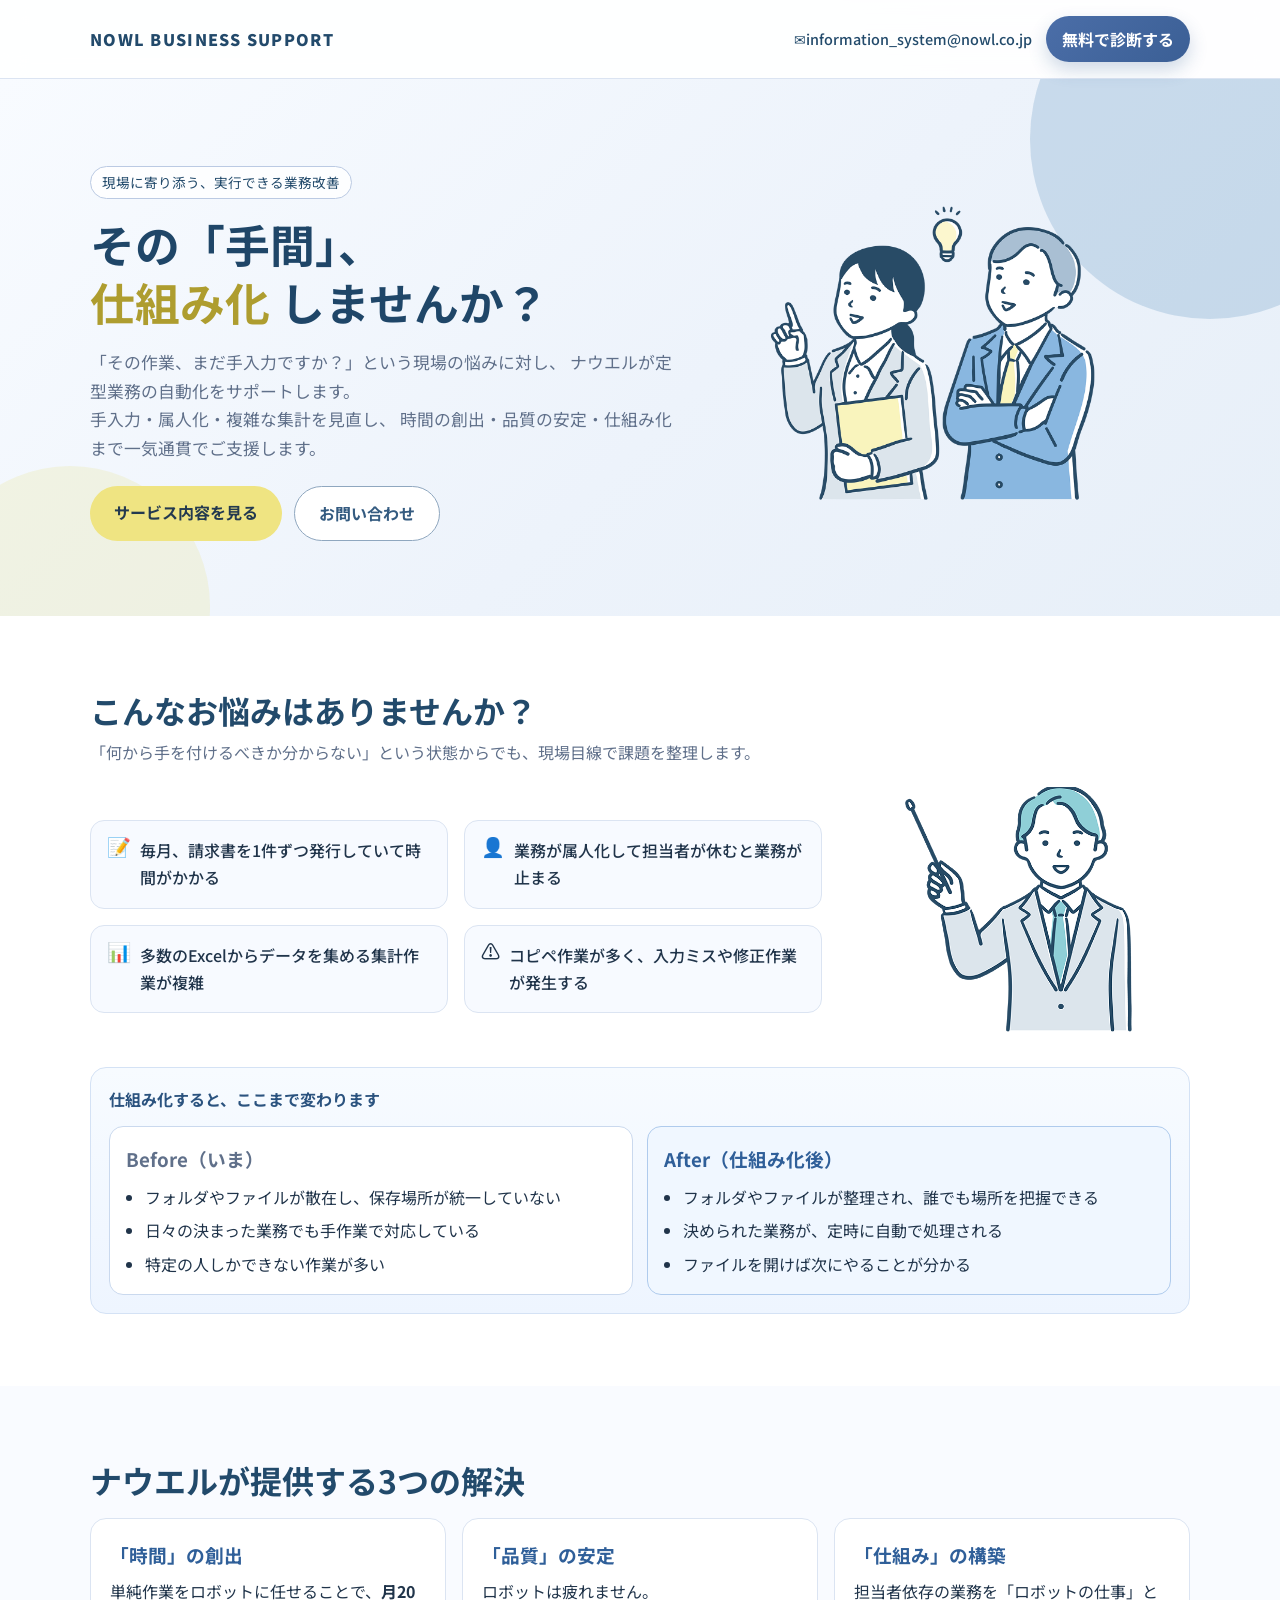
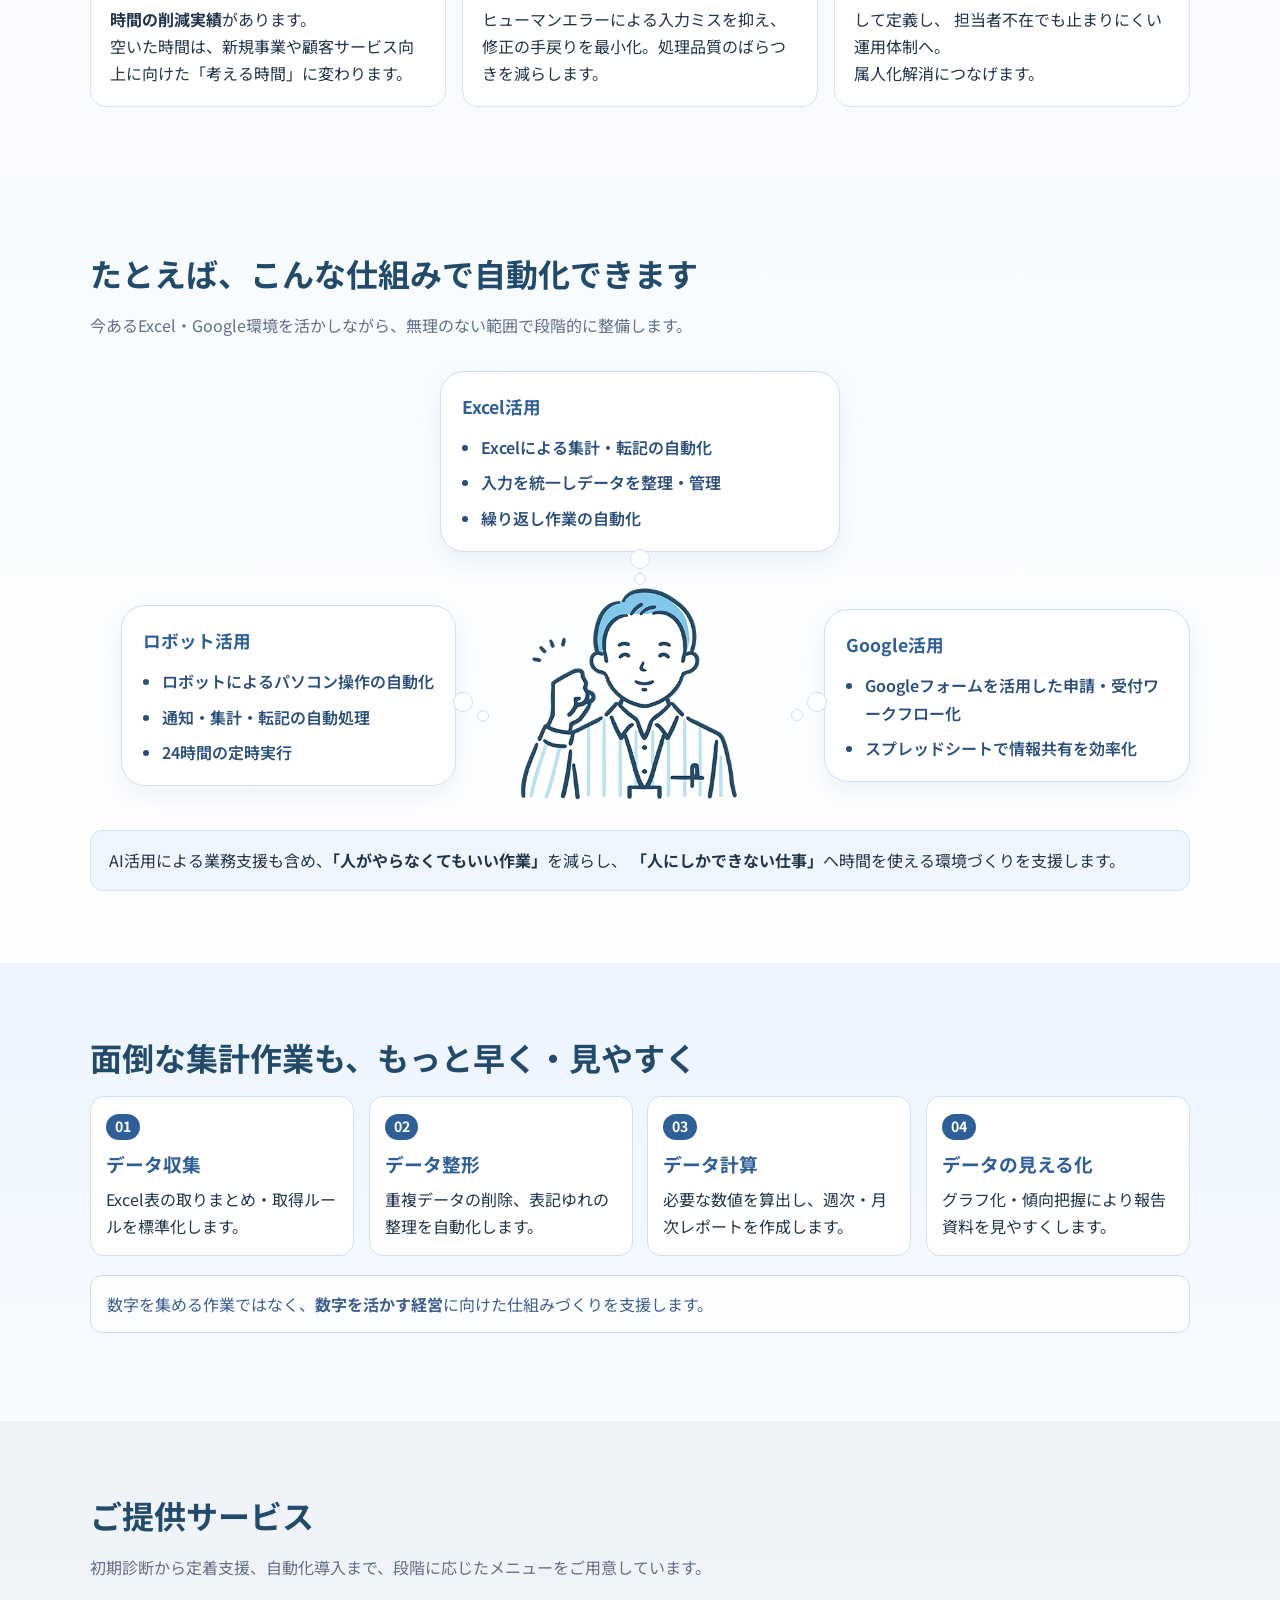
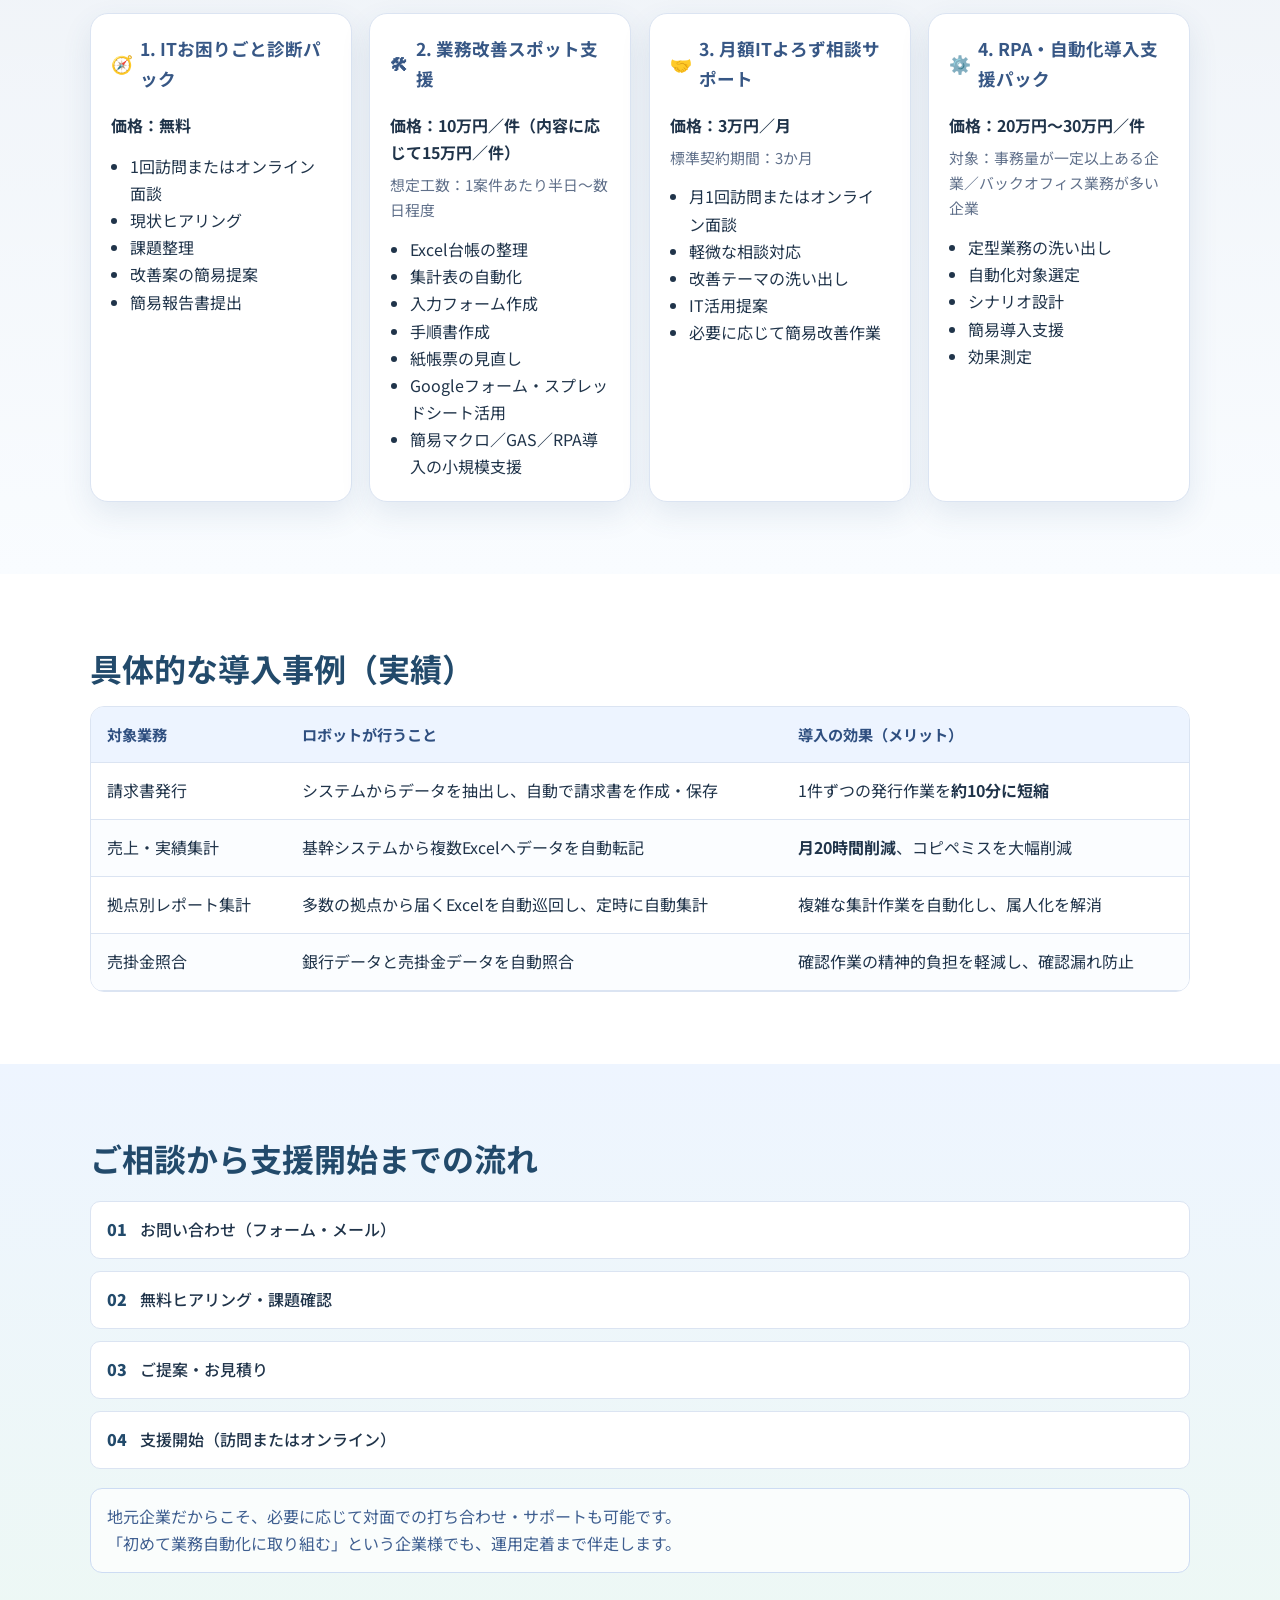
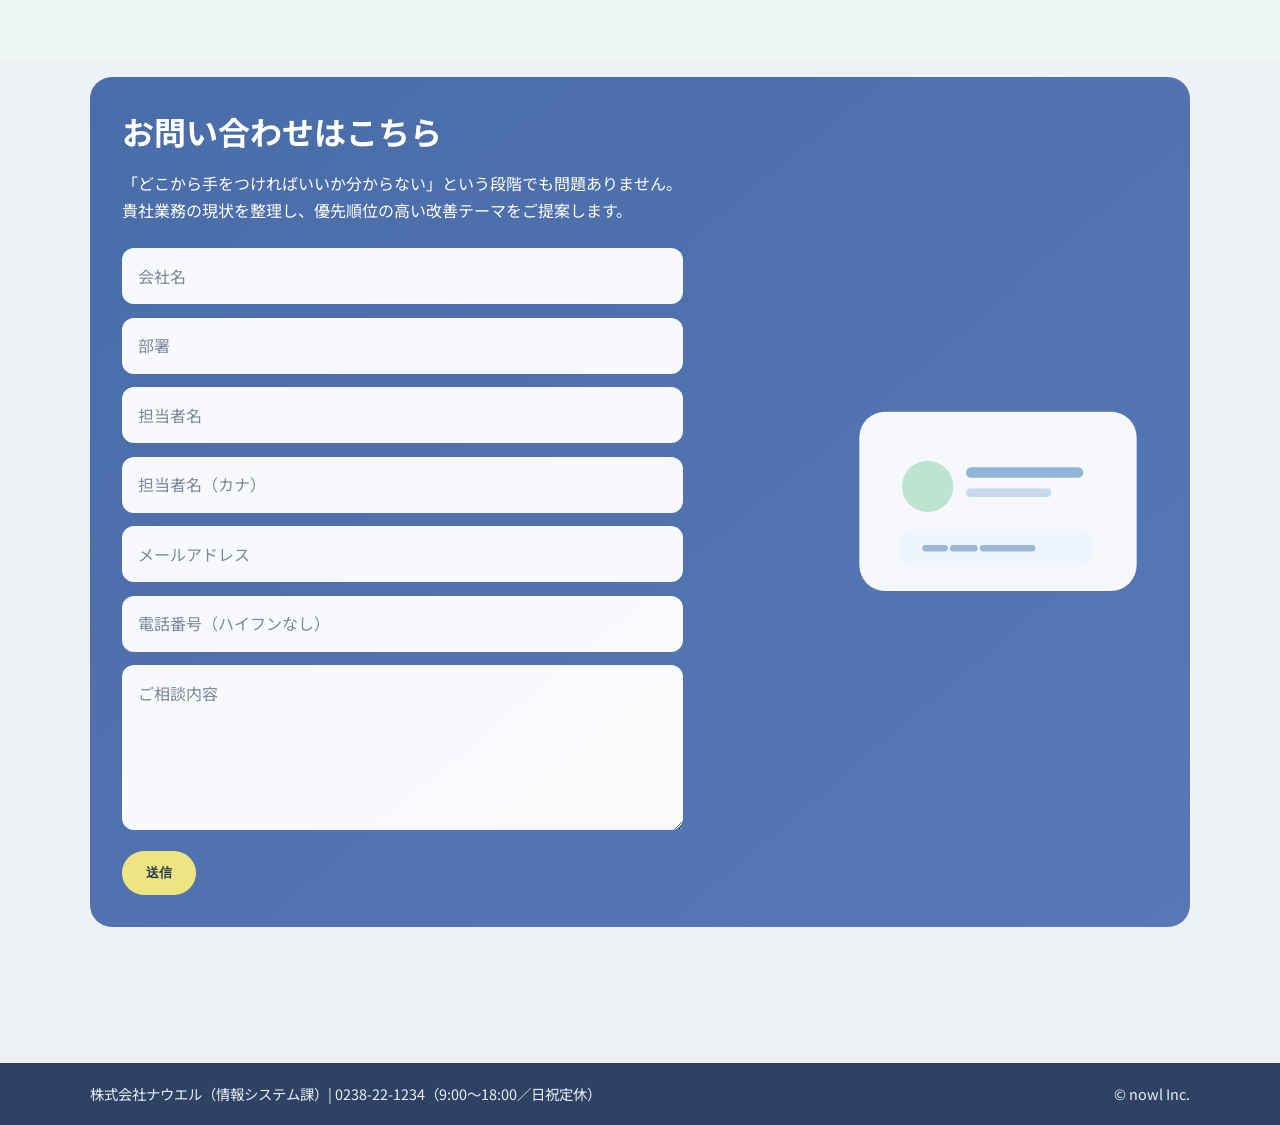
<file: index.html>
<!DOCTYPE html>
<html lang="ja">
  <head>
    <meta charset="UTF-8" />
    <meta name="viewport" content="width=device-width, initial-scale=1.0" />
    <title>業務改善サポート | 株式会社ナウエル</title>
    <meta
      name="description"
      content="中小企業向けの業務改善サポート。ITお困りごと診断からスポット支援、月額相談、自動化導入まで、現場に合わせて伴走します。"
    />
    <link rel="preconnect" href="https://fonts.googleapis.com" />
    <link rel="preconnect" href="https://fonts.gstatic.com" crossorigin />
    <link
      href="https://fonts.googleapis.com/css2?family=Noto+Sans+JP:wght@400;500;700;900&display=swap"
      rel="stylesheet"
    />
    <link rel="stylesheet" href="styles.css" />
  </head>
  <body>
    <header class="site-header">
      <div class="container nav-wrap">
        <p class="logo">NOWL BUSINESS SUPPORT</p>
        <div class="header-actions">
          <p class="header-contact">✉information_system@nowl.co.jp</p>
          <a class="header-cta" href="https://it-shindan-tool.vercel.app/">無料で診断する</a>
        </div>
      </div>
    </header>

    <main>
      <section class="hero">
        <div class="container hero-layout">
          <div class="hero-inner">
            <p class="eyebrow">現場に寄り添う、実行できる業務改善</p>
            <h1>
              その「手間」、<br>
              <span>仕組み化</span>
              しませんか？
            </h1>
            <p class="lead">
              「その作業、まだ手入力ですか？」という現場の悩みに対し、
              ナウエルが定型業務の自動化をサポートします。<br>
              手入力・属人化・複雑な集計を見直し、
              時間の創出・品質の安定・仕組み化まで一気通貫でご支援します。
            </p>
            <div class="hero-actions">
              <a class="btn btn-primary" href="#plan">サービス内容を見る</a>
              <a class="btn btn-secondary" href="#contact">お問い合わせ</a>
            </div>
          </div>

          <figure class="hero-illustration">
            <img
              src="./assets/images/Inspiration.png"
              alt="業務改善のアイデアを説明する担当者のイラスト"
              loading="eager"
            />
          </figure>
        </div>
      </section>

      <section class="section problems">
        <div class="container">
          <div class="problem-head">
            <div>
              <h2>こんなお悩みはありませんか？</h2>
              <p class="section-lead">
                「何から手を付けるべきか分からない」という状態からでも、現場目線で課題を整理します。
              </p>
            </div>
          </div>

          <div class="problem-content">
            <ul class="problem-list">
              <li><span>📝</span>毎月、請求書を1件ずつ発行していて時間がかかる</li>
              <li><span>👤</span>業務が属人化して担当者が休むと業務が止まる</li>
              <li><span>📊</span>多数のExcelからデータを集める集計作業が複雑</li>
              <li><span>⚠️</span>コピペ作業が多く、入力ミスや修正作業が発生する</li>
            </ul>

            <img
              class="problem-image"
              src="./assets/images/figure1/figure1_r2_c1.png"
              alt="担当者のイラスト"
              loading="lazy"
            />
          </div>
          <div class="problem-transform">
            <p class="transform-title">仕組み化すると、ここまで変わります</p>
            <div class="transform-grid">
              <article class="transform-card transform-before">
                <h3>Before（いま）</h3>
                <ul>
                  <li>フォルダやファイルが散在し、保存場所が統一していない</li>
                  <li>日々の決まった業務でも手作業で対応している</li>
                  <li>特定の人しかできない作業が多い</li>
                </ul>
              </article>
              <article class="transform-card transform-after">
                <h3>After（仕組み化後）</h3>
                <ul>
                  <li>フォルダやファイルが整理され、誰でも場所を把握できる</li>
                  <li>決められた業務が、定時に自動で処理される</li>
                  <li>ファイルを開けば次にやることが分かる</li>
                </ul>
              </article>
            </div>
          </div>
        </div>
      </section>

      <section class="section solution">
        <div class="container">
          <h2>ナウエルが提供する3つの解決</h2>
          <div class="feature-grid">
            <article class="feature-card">
              <h3>「時間」の創出</h3>
              <p>
                単純作業をロボットに任せることで、<strong>月20時間の削減実績</strong>があります。</br>
                空いた時間は、新規事業や顧客サービス向上に向けた「考える時間」に変わります。
              </p>
            </article>
            <article class="feature-card">
              <h3>「品質」の安定</h3>
              <p>
                ロボットは疲れません。</br>ヒューマンエラーによる入力ミスを抑え、
                修正の手戻りを最小化。処理品質のばらつきを減らします。
              </p>
            </article>
            <article class="feature-card">
              <h3>「仕組み」の構築</h3>
              <p>
                担当者依存の業務を「ロボットの仕事」として定義し、
                担当者不在でも止まりにくい運用体制へ。</br>
                属人化解消につなげます。
              </p>
            </article>
          </div>
        </div>
      </section>

      <section class="section automation-menu">
        <div class="container">
          <h2>たとえば、こんな仕組みで自動化できます</h2>
          <p class="section-lead">
            今あるExcel・Google環境を活かしながら、無理のない範囲で段階的に整備します。
          </p>
          <div class="automation-layout">
            <article class="automation-bubble bubble-excel">
              <h3>Excel活用</h3>
              <ul>
                <li>Excelによる集計・転記の自動化</li>
                <li>入力を統一しデータを整理・管理</li>
                <li>繰り返し作業の自動化</li>
              </ul>
            </article>

            <article class="automation-bubble bubble-robot">
              <h3>ロボット活用</h3>
              <ul>
                <li>ロボットによるパソコン操作の自動化</li>
                <li>通知・集計・転記の自動処理</li>
                <li>24時間の定時実行</li>
              </ul>
            </article>

            <article class="automation-bubble bubble-google">
              <h3>Google活用</h3>
              <ul>
                <li>Googleフォームを活用した申請・受付ワークフロー化</li>
                <li>スプレッドシートで情報共有を効率化</li>
              </ul>
            </article>

            <div class="automation-person">
              <img
                src="assets/images/figure2/figure2_r2_c1.png"
                alt="自動化のアイデアを思いつく男性"
                loading="lazy"
              />
            </div>
          </div>
          <p class="automation-note">
            AI活用による業務支援も含め、<strong>「人がやらなくてもいい作業」</strong>を減らし、
            <strong>「人にしかできない仕事」</strong>へ時間を使える環境づくりを支援します。
          </p>
        </div>
      </section>

      <section class="section process">
        <div class="container">
          <h2>面倒な集計作業も、もっと早く・見やすく</h2>
          <ol class="process-grid">
            <li>
              <span>01</span>
              <h3>データ収集</h3>
              <p>Excel表の取りまとめ・取得ルールを標準化します。</p>
            </li>
            <li>
              <span>02</span>
              <h3>データ整形</h3>
              <p>重複データの削除、表記ゆれの整理を自動化します。</p>
            </li>
            <li>
              <span>03</span>
              <h3>データ計算</h3>
              <p>必要な数値を算出し、週次・月次レポートを作成します。</p>
            </li>
            <li>
              <span>04</span>
              <h3>データの見える化</h3>
              <p>グラフ化・傾向把握により報告資料を見やすくします。</p>
            </li>
          </ol>
          <p class="section-note process-note">
            数字を集める作業ではなく、<strong>数字を活かす経営</strong>に向けた仕組みづくりを支援します。
          </p>
        </div>
      </section>

      <section id="plan" class="section service-section">
        <div class="container">
          <h2>ご提供サービス</h2>
          <p class="section-lead">
            初期診断から定着支援、自動化導入まで、段階に応じたメニューをご用意しています。
          </p>

          <div class="cards">
            <article class="card">
              <h3><span class="icon">🧭</span>1. ITお困りごと診断パック</h3>
              <p class="price">価格：無料</p>
              <ul>
                <li>1回訪問またはオンライン面談</li>
                <li>現状ヒアリング</li>
                <li>課題整理</li>
                <li>改善案の簡易提案</li>
                <li>簡易報告書提出</li>
              </ul>
            </article>

            <article class="card">
              <h3><span class="icon">🛠</span>2. 業務改善スポット支援</h3>
              <p class="price">価格：10万円／件（内容に応じて15万円／件）</p>
              <p class="small">想定工数：1案件あたり半日～数日程度</p>
              <ul>
                <li>Excel台帳の整理</li>
                <li>集計表の自動化</li>
                <li>入力フォーム作成</li>
                <li>手順書作成</li>
                <li>紙帳票の見直し</li>
                <li>Googleフォーム・スプレッドシート活用</li>
                <li>簡易マクロ／GAS／RPA導入の小規模支援</li>
              </ul>
            </article>

            <article class="card">
              <h3><span class="icon">🤝</span>3. 月額ITよろず相談サポート</h3>
              <p class="price">価格：3万円／月</p>
              <p class="small">標準契約期間：3か月</p>
              <ul>
                <li>月1回訪問またはオンライン面談</li>
                <li>軽微な相談対応</li>
                <li>改善テーマの洗い出し</li>
                <li>IT活用提案</li>
                <li>必要に応じて簡易改善作業</li>
              </ul>
            </article>

            <article class="card">
              <h3><span class="icon">⚙️</span>4. RPA・自動化導入支援パック</h3>
              <p class="price">価格：20万円～30万円／件</p>
              <p class="small">対象：事務量が一定以上ある企業／バックオフィス業務が多い企業</p>
              <ul>
                <li>定型業務の洗い出し</li>
                <li>自動化対象選定</li>
                <li>シナリオ設計</li>
                <li>簡易導入支援</li>
                <li>効果測定</li>
              </ul>
            </article>
          </div>
        </div>
      </section>

      <section class="section cases">
        <div class="container">
          <h2>具体的な導入事例（実績）</h2>
          <div class="case-table-wrap">
            <table class="case-table">
              <thead>
                <tr>
                  <th>対象業務</th>
                  <th>ロボットが行うこと</th>
                  <th>導入の効果（メリット）</th>
                </tr>
              </thead>
              <tbody>
                <tr>
                  <td>請求書発行</td>
                  <td>システムからデータを抽出し、自動で請求書を作成・保存</td>
                  <td>1件ずつの発行作業を<strong>約10分に短縮</strong></td>
                </tr>
                <tr>
                  <td>売上・実績集計</td>
                  <td>基幹システムから複数Excelへデータを自動転記</td>
                  <td><strong>月20時間削減</strong>、コピペミスを大幅削減</td>
                </tr>
                <tr>
                  <td>拠点別レポート集計</td>
                  <td>多数の拠点から届くExcelを自動巡回し、定時に自動集計</td>
                  <td>複雑な集計作業を自動化し、属人化を解消</td>
                </tr>
                <tr>
                  <td>売掛金照合</td>
                  <td>銀行データと売掛金データを自動照合</td>
                  <td>確認作業の精神的負担を軽減し、確認漏れ防止</td>
                </tr>
              </tbody>
            </table>
          </div>
        </div>
      </section>

      <section class="section flow">
        <div class="container">
          <h2>ご相談から支援開始までの流れ</h2>
          <ol class="flow-list">
            <li><span>01</span>お問い合わせ（フォーム・メール）</li>
            <li><span>02</span>無料ヒアリング・課題確認</li>
            <li><span>03</span>ご提案・お見積り</li>
            <li><span>04</span>支援開始（訪問またはオンライン）</li>
          </ol>
          <p class="section-note">
            地元企業だからこそ、必要に応じて対面での打ち合わせ・サポートも可能です。</br>
            「初めて業務自動化に取り組む」という企業様でも、運用定着まで伴走します。
          </p>
        </div>
      </section>

      <section id="contact" class="section contact">
  <div class="container contact-box">
    <div class="contact-copy">
      <h2>お問い合わせはこちら</h2>
      <p>
        「どこから手をつければいいか分からない」という段階でも問題ありません。</br>
        貴社業務の現状を整理し、優先順位の高い改善テーマをご提案します。
      </p>

      <form
        class="contact-form"
        action="https://script.google.com/macros/s/AKfycbztnqtSJgYwyNWhHAmfyvVfpp_5_9Rw5To2ndO63gauKOkSztuBOm7ycCENWs_DOWE/exec"
        method="post"
      >
        <div class="form-row">
          <input type="text" name="company" placeholder="会社名" required>
        </div>

        <div class="form-row">
          <input type="text" name="department" placeholder="部署">
        </div>

        <div class="form-row">
          <input type="text" name="name" placeholder="担当者名" required>
        </div>

        <div class="form-row">
          <input type="text" name="kana" placeholder="担当者名（カナ）">
        </div>

        <div class="form-row">
          <input type="email" name="email" placeholder="メールアドレス" required>
        </div>

        <div class="form-row">
          <input
            type="tel"
            name="tel"
            placeholder="電話番号（ハイフンなし）"
            pattern="[0-9]+"
            required
          >
        </div>

        <div class="form-row">
          <textarea name="message" rows="5" placeholder="ご相談内容"></textarea>
        </div>

        <button type="submit" class="btn btn-primary contact-submit">
          送信
        </button>
      </form>
    </div>

    <div class="contact-illustration" aria-hidden="true">
      <svg viewBox="0 0 300 220" role="img">
        <rect x="20" y="26" width="260" height="168" rx="24" fill="#ffffff" opacity="0.95" />
        <circle cx="84" cy="96" r="24" fill="#bce4d0" />
        <rect x="120" y="78" width="110" height="10" rx="5" fill="#8eb7d7" />
        <rect x="120" y="98" width="80" height="8" rx="4" fill="#c6d8eb" />
        <rect x="58" y="136" width="180" height="36" rx="12" fill="#eff5ff" />
        <path d="M82 154h18m8 0h20m8 0h46" stroke="#9cb6d8" stroke-width="6" stroke-linecap="round" />
      </svg>
    </div>
  </div>
</section>
    </main>

    <footer class="site-footer">
      <div class="container footer-wrap">
        <p>株式会社ナウエル（情報システム課）| 0238-22-1234（9:00〜18:00／日祝定休）</p>
        <p>© nowl Inc.</p>
      </div>
    </footer>
  </body>
</html>
</file>
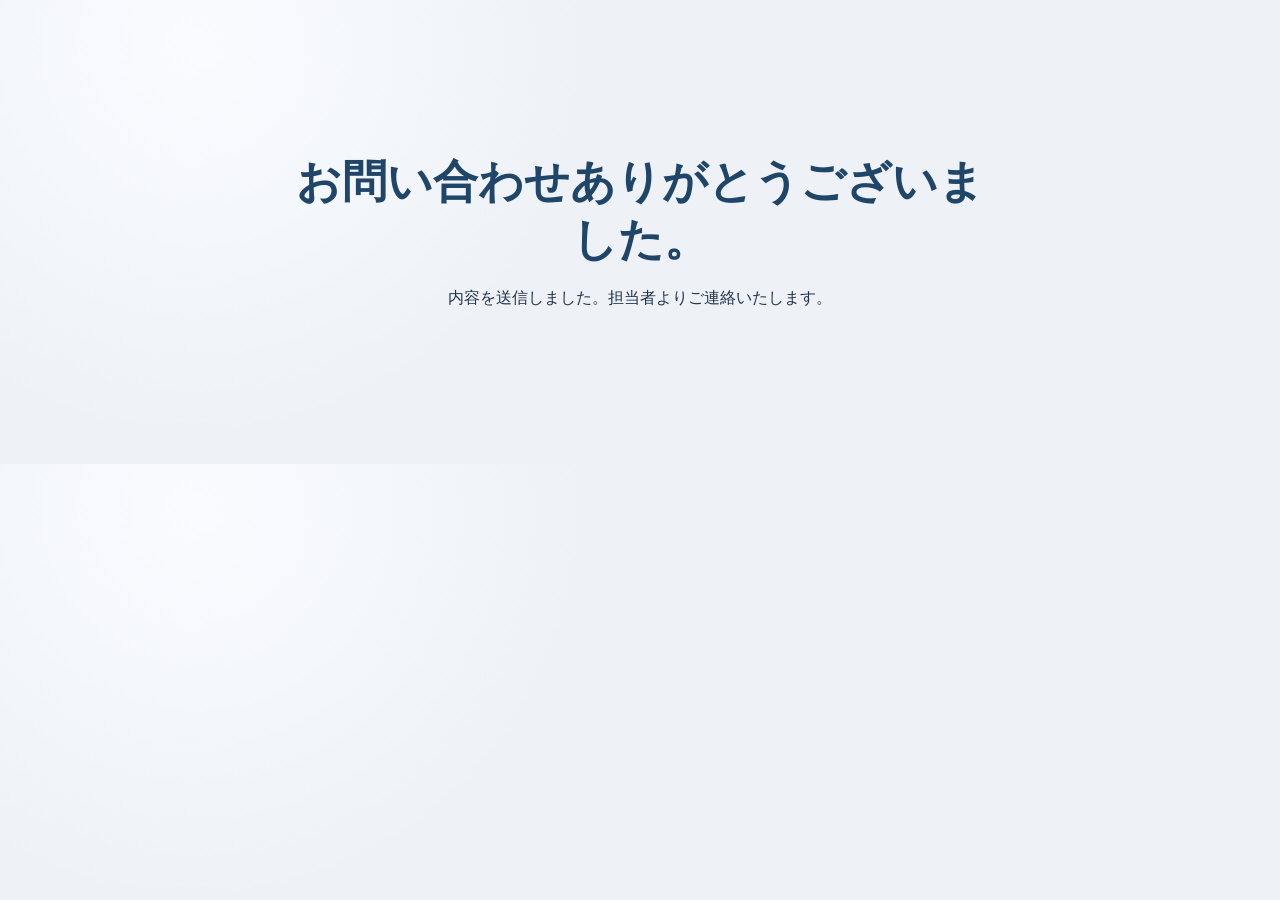
<file: thanks.html>
<!DOCTYPE html>
<html lang="ja">
  <head>
    <meta charset="UTF-8" />
    <meta name="viewport" content="width=device-width, initial-scale=1.0" />
    <title>送信完了 | 株式会社ナウエル</title>
    <link rel="stylesheet" href="styles.css" />
  </head>
  <body>
    <main class="section">
      <div class="container" style="max-width: 720px; text-align: center; padding: 4rem 0;">
        <h1>お問い合わせありがとうございました。</h1>
        <p>内容を送信しました。担当者よりご連絡いたします。</p>
      </div>
    </main>
  </body>
</html>
</file>
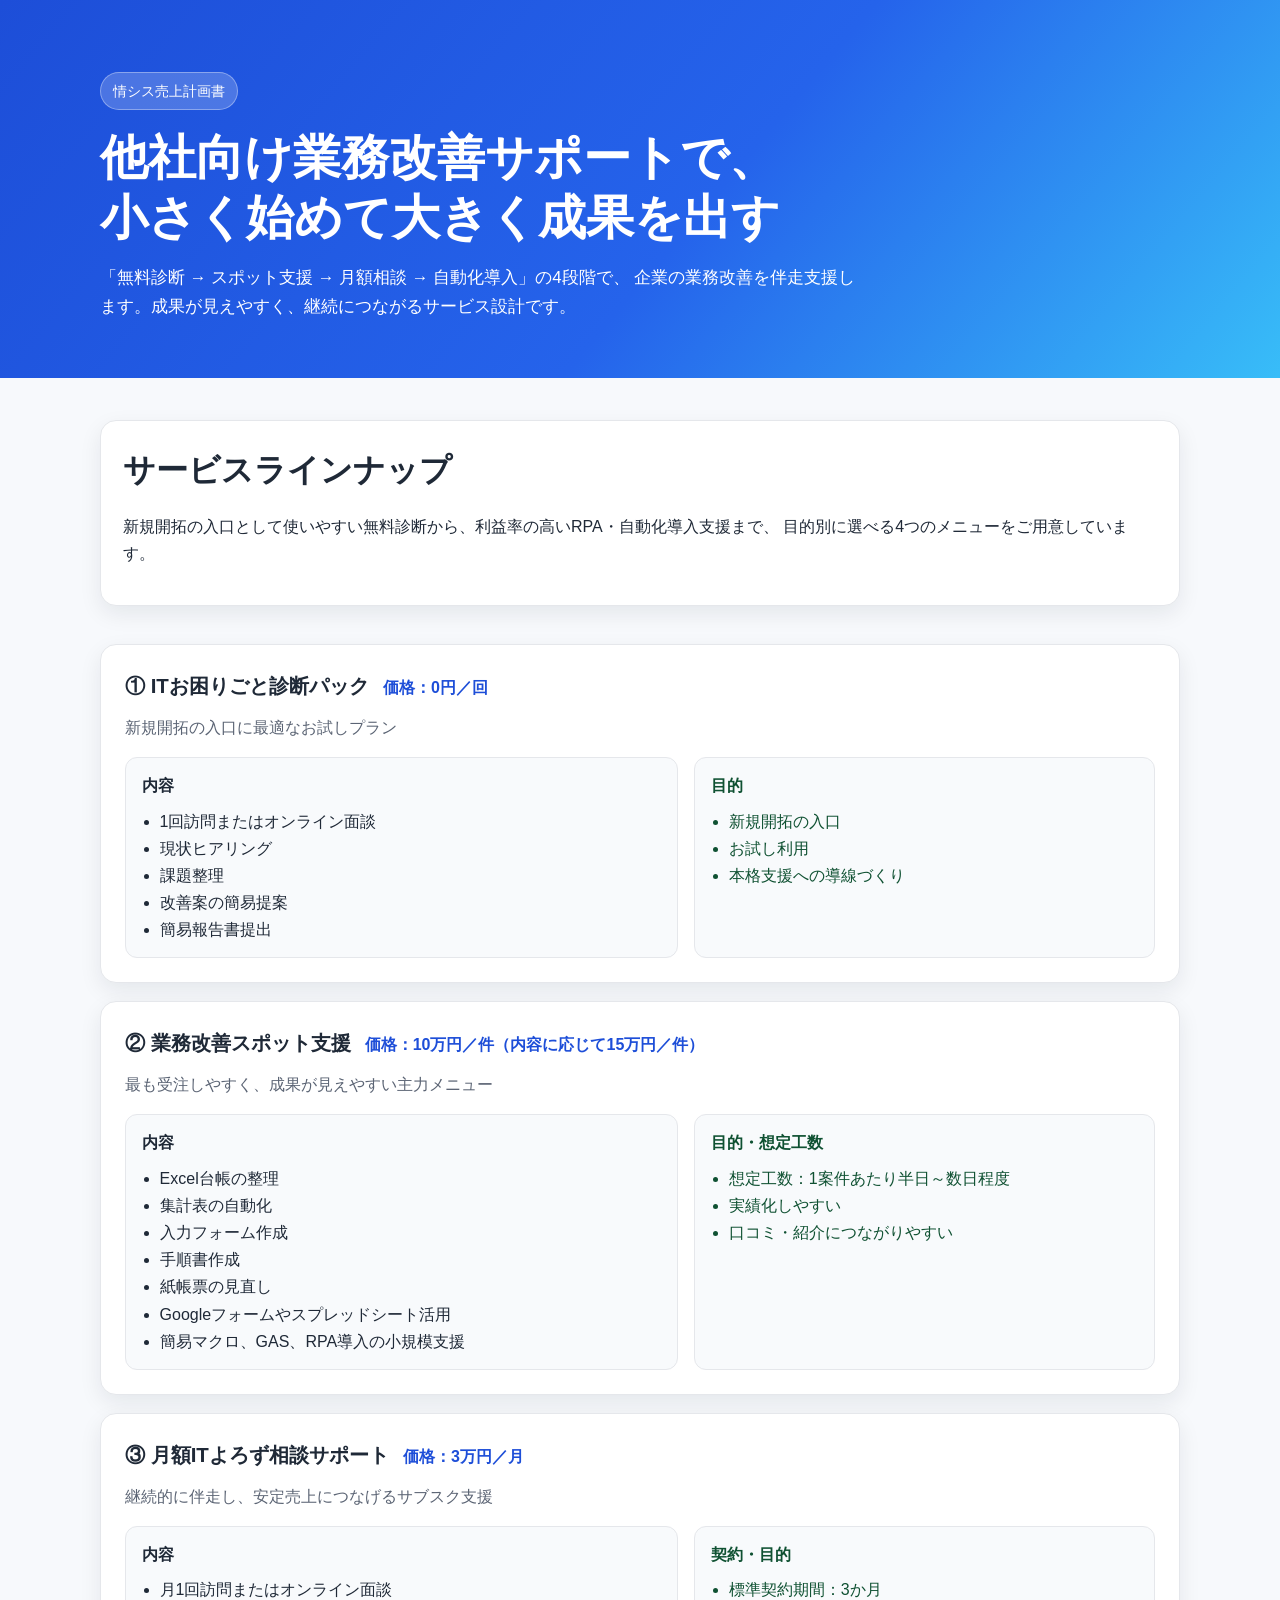
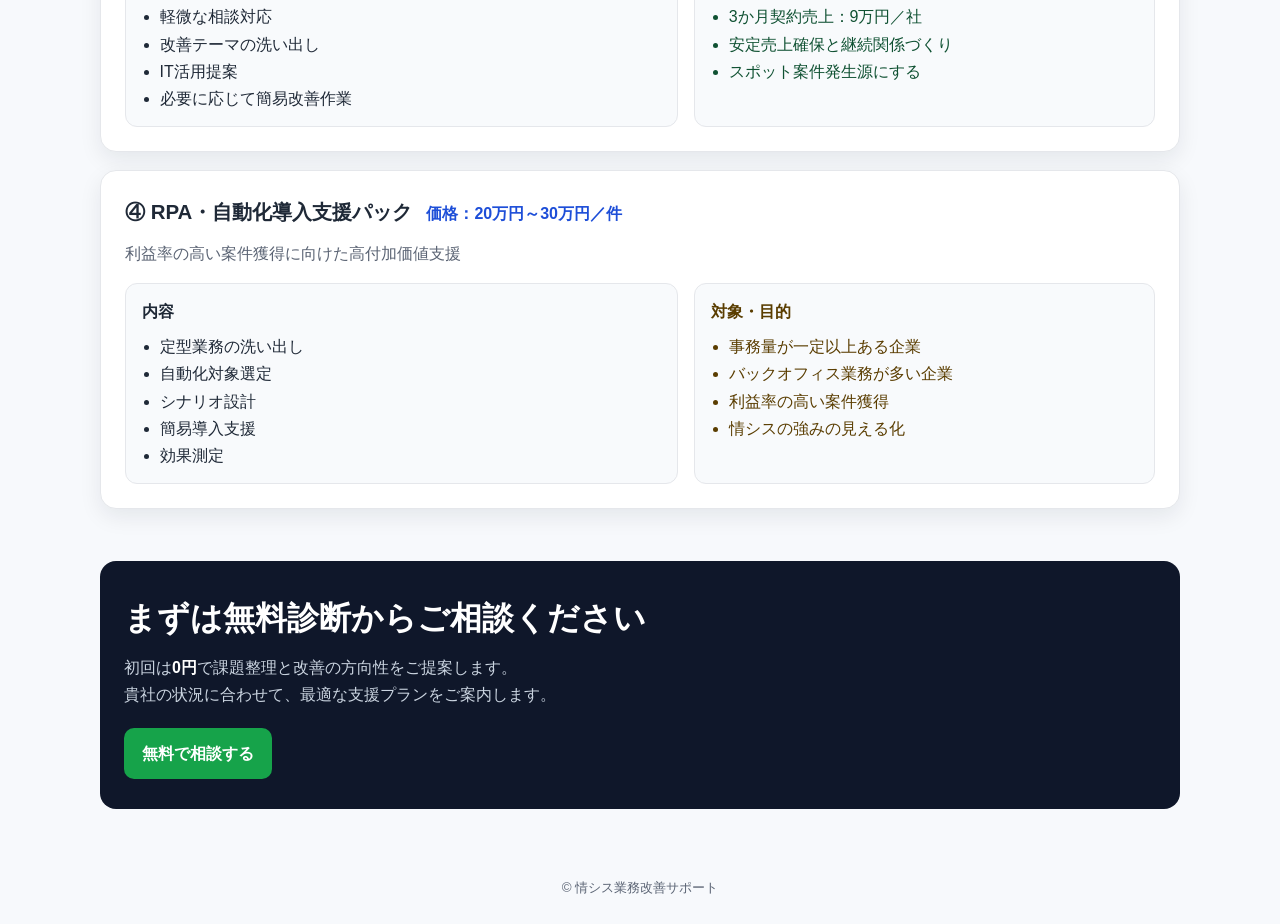
<file: ランディングページ.html>
<!doctype html>
<html lang="ja">
  <head>
    <meta charset="UTF-8" />
    <meta name="viewport" content="width=device-width, initial-scale=1.0" />
    <title>情シス売上計画書 | 業務改善サポート</title>
    <meta
      name="description"
      content="他社向け業務改善サポート事業のランディングページです。ITお困りごと診断からスポット支援、月額相談、RPA導入まで対応。"
    />
    <style>
      :root {
        --bg: #f7f9fc;
        --surface: #ffffff;
        --ink: #1f2937;
        --muted: #5b6474;
        --brand: #2563eb;
        --brand-dark: #1d4ed8;
        --accent: #16a34a;
        --border: #e5e7eb;
        --shadow: 0 8px 22px rgba(15, 23, 42, 0.08);
      }

      * {
        box-sizing: border-box;
      }

      body {
        margin: 0;
        font-family: "Hiragino Kaku Gothic ProN", "Yu Gothic", "Meiryo", sans-serif;
        color: var(--ink);
        background: var(--bg);
        line-height: 1.7;
      }

      .container {
        width: min(1080px, 92%);
        margin: 0 auto;
      }

      .hero {
        background: linear-gradient(130deg, #1d4ed8, #2563eb 55%, #38bdf8);
        color: #fff;
        padding: 72px 0 56px;
      }

      .hero h1 {
        margin: 0;
        font-size: clamp(1.8rem, 4vw, 3rem);
        line-height: 1.25;
      }

      .hero p {
        margin: 16px 0 0;
        max-width: 760px;
        font-size: 1.05rem;
      }

      .badge {
        display: inline-block;
        background: rgba(255, 255, 255, 0.2);
        border: 1px solid rgba(255, 255, 255, 0.35);
        padding: 6px 12px;
        border-radius: 999px;
        margin-bottom: 18px;
        font-size: 0.9rem;
      }

      .lead {
        padding: 42px 0 14px;
      }

      .lead-box {
        background: var(--surface);
        border: 1px solid var(--border);
        border-radius: 16px;
        box-shadow: var(--shadow);
        padding: 22px;
      }

      h2 {
        margin: 0 0 10px;
        font-size: clamp(1.4rem, 2.6vw, 2rem);
      }

      .cards {
        display: grid;
        gap: 18px;
        margin: 24px 0 52px;
      }

      .card {
        background: var(--surface);
        border: 1px solid var(--border);
        border-radius: 16px;
        box-shadow: var(--shadow);
        padding: 24px;
      }

      .card-header {
        display: flex;
        flex-wrap: wrap;
        gap: 8px 14px;
        align-items: baseline;
        margin-bottom: 10px;
      }

      .card h3 {
        margin: 0;
        font-size: 1.28rem;
      }

      .price {
        color: var(--brand-dark);
        font-weight: 700;
      }

      .subtitle {
        color: var(--muted);
        margin: 0 0 16px;
      }

      .grid {
        display: grid;
        grid-template-columns: 1fr;
        gap: 16px;
      }

      .box {
        background: #f8fafc;
        border: 1px solid var(--border);
        border-radius: 12px;
        padding: 14px 16px;
      }

      .box h4 {
        margin: 0 0 8px;
        font-size: 1rem;
      }

      ul {
        margin: 0;
        padding-left: 1.1rem;
      }

      .purpose {
        color: #0f5132;
      }

      .target {
        color: #5a3d00;
      }

      .cta {
        background: #0f172a;
        color: #fff;
        border-radius: 16px;
        padding: 30px 24px;
        margin: 8px 0 64px;
      }

      .cta h2 {
        margin-bottom: 8px;
      }

      .cta p {
        margin: 0 0 14px;
        color: #cbd5e1;
      }

      .cta strong {
        color: #fff;
      }

      .cta-btn {
        display: inline-block;
        text-decoration: none;
        background: var(--accent);
        color: #fff;
        padding: 12px 18px;
        border-radius: 10px;
        font-weight: 700;
        margin-top: 6px;
      }

      footer {
        text-align: center;
        color: var(--muted);
        padding-bottom: 24px;
      }

      @media (min-width: 860px) {
        .grid {
          grid-template-columns: 1.2fr 1fr;
        }
      }
    </style>
  </head>
  <body>
    <header class="hero">
      <div class="container">
        <span class="badge">情シス売上計画書</span>
        <h1>他社向け業務改善サポートで、<br />小さく始めて大きく成果を出す</h1>
        <p>
          「無料診断 → スポット支援 → 月額相談 → 自動化導入」の4段階で、
          企業の業務改善を伴走支援します。成果が見えやすく、継続につながるサービス設計です。
        </p>
      </div>
    </header>

    <main class="container">
      <section class="lead" aria-label="概要">
        <div class="lead-box">
          <h2>サービスラインナップ</h2>
          <p>
            新規開拓の入口として使いやすい無料診断から、利益率の高いRPA・自動化導入支援まで、
            目的別に選べる4つのメニューをご用意しています。
          </p>
        </div>
      </section>

      <section class="cards" aria-label="各プラン詳細">
        <article class="card">
          <div class="card-header">
            <h3>① ITお困りごと診断パック</h3>
            <span class="price">価格：0円／回</span>
          </div>
          <p class="subtitle">新規開拓の入口に最適なお試しプラン</p>
          <div class="grid">
            <div class="box">
              <h4>内容</h4>
              <ul>
                <li>1回訪問またはオンライン面談</li>
                <li>現状ヒアリング</li>
                <li>課題整理</li>
                <li>改善案の簡易提案</li>
                <li>簡易報告書提出</li>
              </ul>
            </div>
            <div class="box purpose">
              <h4>目的</h4>
              <ul>
                <li>新規開拓の入口</li>
                <li>お試し利用</li>
                <li>本格支援への導線づくり</li>
              </ul>
            </div>
          </div>
        </article>

        <article class="card">
          <div class="card-header">
            <h3>② 業務改善スポット支援</h3>
            <span class="price">価格：10万円／件（内容に応じて15万円／件）</span>
          </div>
          <p class="subtitle">最も受注しやすく、成果が見えやすい主力メニュー</p>
          <div class="grid">
            <div class="box">
              <h4>内容</h4>
              <ul>
                <li>Excel台帳の整理</li>
                <li>集計表の自動化</li>
                <li>入力フォーム作成</li>
                <li>手順書作成</li>
                <li>紙帳票の見直し</li>
                <li>Googleフォームやスプレッドシート活用</li>
                <li>簡易マクロ、GAS、RPA導入の小規模支援</li>
              </ul>
            </div>
            <div class="box purpose">
              <h4>目的・想定工数</h4>
              <ul>
                <li>想定工数：1案件あたり半日～数日程度</li>
                <li>実績化しやすい</li>
                <li>口コミ・紹介につながりやすい</li>
              </ul>
            </div>
          </div>
        </article>

        <article class="card">
          <div class="card-header">
            <h3>③ 月額ITよろず相談サポート</h3>
            <span class="price">価格：3万円／月</span>
          </div>
          <p class="subtitle">継続的に伴走し、安定売上につなげるサブスク支援</p>
          <div class="grid">
            <div class="box">
              <h4>内容</h4>
              <ul>
                <li>月1回訪問またはオンライン面談</li>
                <li>軽微な相談対応</li>
                <li>改善テーマの洗い出し</li>
                <li>IT活用提案</li>
                <li>必要に応じて簡易改善作業</li>
              </ul>
            </div>
            <div class="box purpose">
              <h4>契約・目的</h4>
              <ul>
                <li>標準契約期間：3か月</li>
                <li>3か月契約売上：9万円／社</li>
                <li>安定売上確保と継続関係づくり</li>
                <li>スポット案件発生源にする</li>
              </ul>
            </div>
          </div>
        </article>

        <article class="card">
          <div class="card-header">
            <h3>④ RPA・自動化導入支援パック</h3>
            <span class="price">価格：20万円～30万円／件</span>
          </div>
          <p class="subtitle">利益率の高い案件獲得に向けた高付加価値支援</p>
          <div class="grid">
            <div class="box">
              <h4>内容</h4>
              <ul>
                <li>定型業務の洗い出し</li>
                <li>自動化対象選定</li>
                <li>シナリオ設計</li>
                <li>簡易導入支援</li>
                <li>効果測定</li>
              </ul>
            </div>
            <div class="box target">
              <h4>対象・目的</h4>
              <ul>
                <li>事務量が一定以上ある企業</li>
                <li>バックオフィス業務が多い企業</li>
                <li>利益率の高い案件獲得</li>
                <li>情シスの強みの見える化</li>
              </ul>
            </div>
          </div>
        </article>
      </section>

      <section class="cta" aria-label="お問い合わせ">
        <h2>まずは無料診断からご相談ください</h2>
        <p>
          初回は<strong>0円</strong>で課題整理と改善の方向性をご提案します。<br />
          貴社の状況に合わせて、最適な支援プランをご案内します。
        </p>
        <a class="cta-btn" href="#">無料で相談する</a>
      </section>
    </main>

    <footer>
      <small>© 情シス業務改善サポート</small>
    </footer>
  </body>
</html>
</file>
<file: styles.css>
:root {
  --bg: #eef2f7;
  --white: #ffffff;
  --text: #20344a;
  --muted: #60708a;
  --primary: #224a6b;
  --accent: #efe482;
  --mint: #dff3ea;
  --line: #dbe4f2;
  --shadow: 0 12px 30px rgba(56, 89, 139, 0.11);
}

* {
  box-sizing: border-box;
}

body {
  margin: 0;
  font-family: "Noto Sans JP", sans-serif;
  color: var(--text);
  background: radial-gradient(circle at 15% 10%, #f9fbff 0, #eef2f7 34%, #eef2f7 100%);
  line-height: 1.7;
  overflow-x: hidden;
}

.container {
  width: min(1100px, calc(100% - 3rem));
  margin: 0 auto;
}

.site-header {
  position: sticky;
  top: 0;
  z-index: 10;
  background: rgba(255, 255, 255, 0.9);
  border-bottom: 1px solid var(--line);
  backdrop-filter: blur(12px);
}

.nav-wrap {
  display: flex;
  justify-content: space-between;
  align-items: center;
  padding: 1rem 0;
}

.logo {
  margin: 0;
  font-weight: 900;
  letter-spacing: 0.08em;
  color: var(--primary);
}

.header-actions {
  display: flex;
  align-items: center;
  gap: 0.9rem;
}

.header-contact {
  margin: 0;
  font-size: 0.9rem;
  color: var(--primary);
  font-weight: 500;
  word-break: break-all;
}

.header-cta {
  text-decoration: none;
  color: var(--white);
  background: linear-gradient(135deg, #4b6ea8, #3b5f95);
  padding: 0.6rem 1rem;
  border-radius: 999px;
  font-weight: 700;
  box-shadow: 0 8px 18px rgba(59, 95, 149, 0.24);
}

.hero {
  position: relative;
  overflow: hidden;
  padding: 5.4rem 0 4.7rem;
  background: linear-gradient(135deg, #f8fbff 0%, #edf3fb 55%, #e7eff8 100%);
}

.hero::before,
.hero::after {
  content: "";
  position: absolute;
  border-radius: 50%;
  z-index: 0;
}

.hero::before {
  width: 360px;
  height: 360px;
  right: -110px;
  top: -120px;
  background: rgba(128, 169, 205, 0.34);
}

.hero::after {
  width: 280px;
  height: 280px;
  left: -70px;
  bottom: -130px;
  background: rgba(230, 227, 141, 0.24);
}

.hero-layout {
  position: relative;
  z-index: 1;
  display: grid;
  gap: 2.3rem;
  grid-template-columns: 1.1fr 0.9fr;
  align-items: center;
}

.hero-inner {
  max-width: 700px;
}

.eyebrow {
  display: inline-block;
  margin: 0;
  padding: 0.25rem 0.7rem;
  border: 1px solid #bbcae3;
  border-radius: 999px;
  font-size: 0.85rem;
  color: var(--primary);
  background: #ffffffd9;
}

h1 {
  font-size: clamp(2rem, 3.5vw, 3.3rem);
  margin: 1rem 0;
  line-height: 1.3;
  color: #1f4668;
}

h1 span {
  color: #ae9d2f;
}

.lead {
  font-size: 1.05rem;
  color: var(--muted);
}

.hero-actions {
  display: flex;
  gap: 0.75rem;
  flex-wrap: wrap;
  margin-top: 1.5rem;
}

.hero-illustration svg {
  width: min(100%, 430px);
  display: block;
  margin-inline: auto;
  border-radius: 18px;
  border: 5px solid rgba(255, 255, 255, 0.9);
  filter: drop-shadow(0 20px 28px rgba(47, 80, 109, 0.22));
}

.hero-illustration {
  margin: 0;
}

.hero-illustration img {
  width: 100%;
  max-width: 360px;
  display: block;
  margin-inline: auto;
  aspect-ratio: 3 / 3;
  object-fit: cover;
}

.btn {
  display: inline-block;
  text-decoration: none;
  border-radius: 999px;
  padding: 0.8rem 1.5rem;
  font-weight: 700;
}

.btn-primary {
  background: var(--accent);
  color: #23394f;
}

.btn-secondary {
  border: 1px solid #8fa7bf;
  color: #345b80;
  background: #fff;
}

.section {
  padding: 4.5rem 0;
}

h2 {
  font-size: clamp(1.5rem, 2.5vw, 2.1rem);
  line-height: 1.4;
  margin-top: 0;
  margin-bottom: 1rem;
  color: var(--primary);
}

.section-lead {
  margin-top: 0;
  margin-bottom: 2rem;
  color: var(--muted);
}

.problems {
  background: #fff;
}

.problem-head {
  margin-bottom: 1.3rem;
}

.problem-head h2 {
  margin-bottom: 0.35rem;
}

.problem-head .section-lead {
  margin-bottom: 0;
}

.problem-content {
  display: grid;
  grid-template-columns: 1.7fr 0.8fr;
  gap: 1.5rem;
  align-items: center;
}

.problem-list {
  display: grid;
  grid-template-columns: repeat(2, 1fr);
  gap: 1rem;
  padding: 0;
  margin: 0;
  list-style: none;
}

.problem-image {
  width: 100%;
  max-width: 260px;
  aspect-ratio: 3 / 3;
  object-fit: cover;
  display: block;
  justify-self: center;
}

.problem-list li {
  display: flex;
  gap: 0.55rem;
  align-items: flex-start;
  background: #f7faff;
  border: 1px solid var(--line);
  border-radius: 14px;
  padding: 1rem;
  font-weight: 500;
}

.problem-list span {
  font-size: 1.2rem;
  line-height: 1;
}

.problem-transform {
  margin-top: 1.3rem;
  padding: 1.1rem;
  border-radius: 16px;
  border: 1px solid #d4e2f5;
  background: linear-gradient(180deg, #f7fbff 0%, #eef5ff 100%);
}

.transform-title {
  margin: 0 0 0.8rem;
  font-weight: 700;
  color: #2b537f;
}

.transform-grid {
  display: grid;
  gap: 0.9rem;
  grid-template-columns: repeat(auto-fit, minmax(250px, 1fr));
}

.transform-card {
  border-radius: 14px;
  border: 1px solid #cad9ee;
  background: #fff;
  padding: 1rem;
}

.transform-card h3 {
  margin: 0 0 0.55rem;
}

.transform-card ul {
  margin: 0;
  padding-left: 1.2rem;
}

.transform-card li + li {
  margin-top: 0.4rem;
}

.transform-before h3 {
  color: #60708a;
}

.transform-after {
  border-color: #afcbed;
  background: #f0f7ff;
}

.transform-after h3 {
  color: #2f5f99;
}

.solution {
  background: #f9fbff;
}

.feature-grid {
  display: grid;
  grid-template-columns: repeat(auto-fit, minmax(230px, 1fr));
  gap: 1rem;
}

.feature-card {
  border: 1px solid var(--line);
  border-radius: 16px;
  padding: 1.2rem;
  background: #fff;
}

.feature-card h3 {
  margin: 0 0 0.5rem;
  color: #2f5f99;
}

.feature-card p {
  margin: 0;
}

.service-section {
  position: relative;
}

.automation-menu {
  background: linear-gradient(180deg, #f7fbff 0%, #ffffff 100%);
}

.automation-layout {
  margin-top: 2rem;
  display: grid;
  grid-template-columns: 1fr 320px 1fr;
  grid-template-areas:
    "excel excel excel"
    "robot person google";
  gap: 1.6rem 1.5rem;
  align-items: center;
}

.bubble-excel {
  grid-area: excel;
  width: min(100%, 400px);
  justify-self: center;
}

.bubble-robot {
  grid-area: robot;
  justify-self: end;
}

.bubble-google {
  grid-area: google;
  justify-self: start;
}

.automation-person {
  grid-area: person;
  display: flex;
  align-items: end;
  justify-content: center;
}

.automation-person img {
  display: block;
  width: 100%;
  max-width: 300px;
  height: auto;
}

.automation-bubble {
  position: relative;
  padding: 1.2rem 1.3rem;
  border: 1px solid #cfe0f5;
  border-radius: 24px;
  background: #ffffff;
  box-shadow: 0 10px 24px rgba(47, 95, 153, 0.08);
}

.automation-bubble h3 {
  margin: 0 0 0.8rem;
  font-size: 1.1rem;
  color: #2f5f99;
}

.automation-bubble ul {
  margin: 0;
  padding-left: 1.2rem;
}

.automation-bubble li {
  margin-bottom: 0.5rem;
  color: #2a4f7c;
  font-weight: 600;
  line-height: 1.7;
}

.automation-bubble li:last-child {
  margin-bottom: 0;
}

/* 思考バブル風の丸 */
.bubble-excel::before,
.bubble-excel::after,
.bubble-robot::before,
.bubble-robot::after,
.bubble-google::before,
.bubble-google::after {
  content: "";
  position: absolute;
  border-radius: 50%;
  background: #ffffff;
  border: 1px solid #cfe0f5;
}

/* 上の吹き出し → 男性のほうへ */
.bubble-excel::before {
  width: 18px;
  height: 18px;
  left: 50%;
  bottom: -18px;
  transform: translateX(-50%);
}

.bubble-excel::after {
  width: 10px;
  height: 10px;
  left: 50%;
  bottom: -34px;
  transform: translateX(-50%);
}

/* 左側の吹き出し → 男性のほうへ */
.bubble-robot::before {
  width: 18px;
  height: 18px;
  right: -18px;
  top: 48%;
}

.bubble-robot::after {
  width: 10px;
  height: 10px;
  right: -34px;
  top: 58%;
}

/* 右側の吹き出し → 男性のほうへ */
.bubble-google::before {
  width: 18px;
  height: 18px;
  left: -18px;
  top: 48%;
}

.bubble-google::after {
  width: 10px;
  height: 10px;
  left: -34px;
  top: 58%;
}

.automation-note {
  margin: 1rem 0 0;
  padding: 1rem 1.1rem;
  border-radius: 12px;
  border: 1px solid #d6e2f4;
  background: #eff6ff;
}

.process {
  background: linear-gradient(180deg, #edf4ff 0%, #f8fcff 100%);
}

.process-grid {
  display: grid;
  grid-template-columns: repeat(auto-fit, minmax(220px, 1fr));
  gap: 0.9rem;
  list-style: none;
  padding: 0;
  margin: 0;
}

.process-grid li {
  background: #fff;
  border: 1px solid #cfe0f3;
  border-radius: 14px;
  padding: 0.95rem;
}

.process-grid span {
  display: inline-block;
  color: #ffffff;
  background: #2f5f99;
  border-radius: 999px;
  padding: 0.08rem 0.55rem;
  font-size: 0.88rem;
  font-weight: 700;
}

.process-grid h3 {
  margin: 0.5rem 0 0.35rem;
  color: #2f5f99;
}

.process-grid p {
  margin: 0;
}

.process-note {
  margin-top: 1rem;
}

.service-section::before {
  content: "";
  position: absolute;
  inset: 0;
  background: linear-gradient(to bottom, transparent, #f9fcff);
  z-index: -1;
}

.cards {
  display: grid;
  grid-template-columns: repeat(auto-fit, minmax(245px, 1fr));
  gap: 1.1rem;
}

.card {
  background: var(--white);
  border: 1px solid var(--line);
  border-radius: 18px;
  padding: 1.25rem;
  box-shadow: var(--shadow);
}

.card h3 {
  margin-top: 0;
  font-size: 1.1rem;
  color: #375785;
  display: flex;
  gap: 0.45rem;
  align-items: center;
}

.icon {
  display: inline-flex;
}

.price {
  margin: 0;
  font-weight: 700;
}

.small {
  margin: 0.35rem 0 0;
  color: var(--muted);
  font-size: 0.93rem;
}

.card ul {
  margin: 0.85rem 0 0;
  padding-left: 1.2rem;
}

.flow {
  background: linear-gradient(180deg, #eef5ff 0, #edf8f4 100%);
}

.flow-list {
  list-style: none;
  padding: 0;
  margin: 1.25rem 0 0;
  display: grid;
  gap: 0.75rem;
}

.flow-list li {
  display: flex;
  align-items: center;
  gap: 0.8rem;
  background: var(--white);
  border: 1px solid var(--line);
  border-radius: 10px;
  padding: 0.9rem 1rem;
  font-weight: 500;
}

.flow-list span {
  font-weight: 900;
  color: var(--primary);
}

.cases {
  background: #fff;
}

.case-table-wrap {
  overflow-x: auto;
  border: 1px solid var(--line);
  border-radius: 14px;
  background: #fff;
}

.case-table {
  width: 100%;
  border-collapse: collapse;
  min-width: 760px;
}

.case-table th,
.case-table td {
  padding: 0.9rem 1rem;
  border-bottom: 1px solid var(--line);
  text-align: left;
  vertical-align: top;
}

.case-table th {
  background: #edf4ff;
  color: #2f4f80;
  font-size: 0.95rem;
}

.case-table tbody tr:nth-child(even) {
  background: #fbfdff;
}

.section-note {
  margin-top: 1.2rem;
  color: #3f5f90;
  background: rgba(255, 255, 255, 0.74);
  border: 1px solid #cddcf3;
  border-radius: 12px;
  padding: 0.9rem 1rem;
}

.contact {
  padding-top: 1rem;
}

.contact-box {
  display: grid;
  grid-template-columns: 1.1fr 0.9fr;
  gap: 1rem;
  align-items: center;
  background: linear-gradient(140deg, #496da8, #5778b5);
  color: var(--white);
  border-radius: 22px;
  padding: 2rem;
}

.contact-box h2,
.contact-box p {
  color: var(--white);
}

.contact-illustration svg {
  width: min(100%, 320px);
  display: block;
  margin-left: auto;
}

.site-footer {
  margin-top: 4rem;
  padding: 1.2rem 0;
  background: #2e4264;
  color: #eaf0f9;
}

.footer-wrap {
  display: flex;
  justify-content: space-between;
  flex-wrap: wrap;
  gap: 0.7rem;
}

.footer-wrap p {
  margin: 0;
  font-size: 0.9rem;
}



@media (max-width: 900px) {
  .automation-layout {
    grid-template-columns: 1fr;
    grid-template-areas:
      "excel"
      "robot"
      "google"
      "person";
  }

  .bubble-excel,
  .bubble-robot,
  .bubble-google {
    width: 100%;
    justify-self: stretch;
  }

  .automation-person {
    margin-top: 0.5rem;
  }

  .automation-bubble::before,
  .automation-bubble::after {
    display: none;
  }

  .automation-person img {
    max-width: 240px;
  }
}

@media (max-width: 880px) {
  .hero-layout,
  .contact-box {
    grid-template-columns: 1fr;
  }

  .hero-illustration {
    order: -1;
  }

  .contact-illustration svg {
    margin-right: auto;
  }

}

@media (max-width: 640px) {
  .container {
    width: min(1100px, calc(100% - 1.5rem));
  }

  .logo {
    text-align: center;
    font-size: 0.95rem;
    letter-spacing: 0.06em;
  }

  .nav-wrap {
    gap: 0.75rem;
    flex-direction: column;
  }

  .header-actions {
    width: 100%;
    flex-direction: column;
    align-items: stretch;
  }

  .header-contact {
    text-align: center;
    font-size: 0.82rem;
  }

  .header-cta {
    text-align: center;
  }

  .hero {
    padding-top: 4.5rem;
  }

  .hero-actions .btn {
    width: 100%;
    text-align: center;
  }

  .flow-list li {
    align-items: flex-start;
  }

  .contact-box {
    padding: 1.4rem;
  }

  .problem-content {
    grid-template-columns: 1fr;
  }

  .problem-list {
    grid-template-columns: 1fr;
  }

  .problem-image {
    max-width: 240px;
    margin: 0 auto;
  }
}

.contact-form {
  margin-top: 1.5rem;
  max-width: 640px;
}

.form-row {
  margin-bottom: 0.85rem;
}

.contact-form input,
.contact-form textarea {
  width: 100%;
  padding: 0.9rem 1rem;
  border: none;
  border-radius: 12px;
  font: inherit;
  color: var(--text);
  background: rgba(255, 255, 255, 0.96);
  box-sizing: border-box;
}

.contact-form input::placeholder,
.contact-form textarea::placeholder {
  color: #7a879c;
}

.contact-form textarea {
  resize: vertical;
  min-height: 120px;
}

.contact-submit {
  border: none;
  cursor: pointer;
}

.contact-submit:hover {
  opacity: 0.95;
}
</file>
